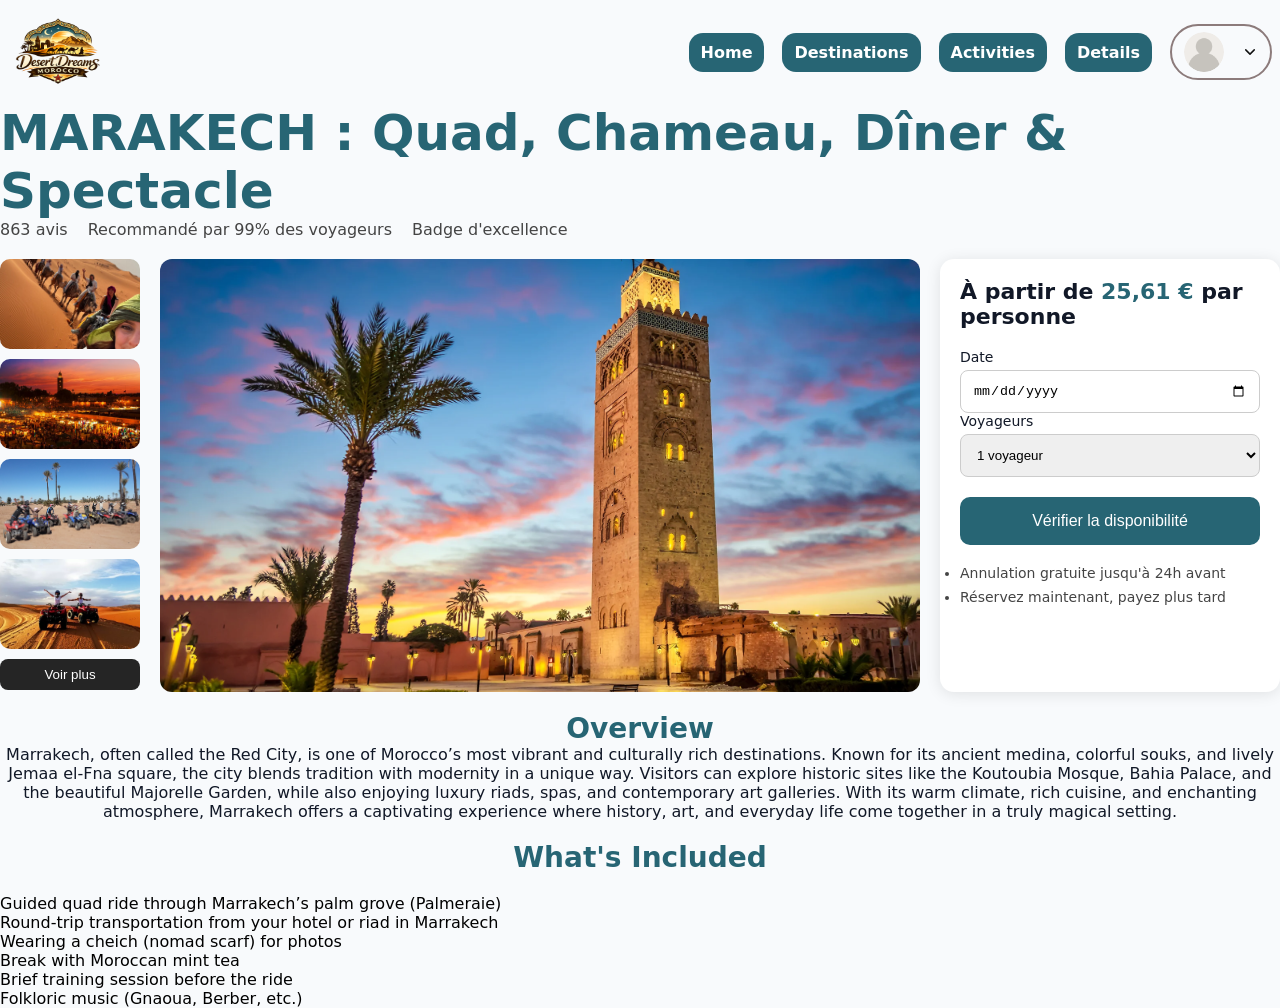
<file: detail.html>
<html lang="fr">
    <head>
        <meta charset="UTF-8" />
        <meta name="viewport" content="width=device-width, initial-scale=1.0" />
        <title>kechActivité</title>
        <link rel="stylesheet" href="style.css" />
        <link rel="stylesheet" href="detail.css" />
    </head>
    <body>
      <header class="site-header">
  <div class="left_header">
    <div class="morocco-logo">
     <a href="index.html"><img src="./image/newlogo.png" alt="logotourist" /></a> 
    </div>
  </div>

  <input type="checkbox" id="nav-toggle" class="nav-toggle" />
  <label for="nav-toggle" class="nav-btn" aria-label="Open menu">
    <span></span><span></span><span></span>
  </label>

  <div class="righ_header">
    <div class="center">
      <ul>
        <li><a href="index.html">Home</a></li>
        <li><a href="destination.html">Destinations</a></li>
        <li><a href="web.html">Activities</a></li>
        <li><a href="detail.html">Details</a></li>
      </ul>
    </div>

    <div class="profilUser">
      <button type="button" class="icons">
        <img src="/image/user.png" alt="user" />
      </button>
      <button type="button" class="icon1">
        <svg width="16" height="16">
          <path
            d="M11.72 5.34a.75.75 0 111.06 1.06l-4.25 4.26c-.3.29-.77.29-1.06 0L3.22 6.4a.75.75 0 011.06-1.06L8 9.06l3.72-3.72z"
          ></path>
        </svg>
      </button>
    </div>

    <div class="clickDiv">
      <a href="signIn.html">Sign In</a>
      <a href="signUp.html">SignUp</a>
    </div>
  </div>
</header>
        <nav>
            <h1 id="Titre">MARAKECH : Quad, Chameau, Dîner & Spectacle</h1>
            <div class="sub-info">
                <p>863 avis</p>
                <p>Recommandé par 99% des voyageurs</p>
                <p>Badge d'excellence</p>
            </div>
        </nav>

        <div class="layout">
            <aside class="left-gallery">
                <img src="sahara.jpg" />
                <img src="Jam.jpg" />
                <img src="balad.jpg" />
                <img src="quad.webp" />
                <button class="voir-plus">Voir plus</button>
            </aside>

            <main class="main-photo">
                <img src="kech.webp" class="hero" />
            </main>

            <aside class="booking">
                <h2>
                    À partir de
                    <span class="price">25,61 €</span>
                    par personne
                </h2>

                <label>Date</label>
                <input type="date" />

                <label>Voyageurs</label>
                <select>
                    <option>1 voyageur</option>
                    <option>2 voyageurs</option>
                    <option>3 voyageurs</option>
                </select>

                <button class="btn-check">Vérifier la disponibilité</button>

                <ul class="details">
                    <li>Annulation gratuite jusqu'à 24h avant</li>
                    <li>Réservez maintenant, payez plus tard</li>
                </ul>
            </aside>
        </div>
        <div class="discription">
            <h3>Overview</h3>

            <p>
                Marrakech, often called the Red City, is one of Morocco’s most
                vibrant and culturally rich destinations. Known for its ancient
                medina, colorful souks, and lively Jemaa el-Fna square, the city
                blends tradition with modernity in a unique way. Visitors can
                explore historic sites like the Koutoubia Mosque, Bahia Palace,
                and the beautiful Majorelle Garden, while also enjoying luxury
                riads, spas, and contemporary art galleries. With its warm
                climate, rich cuisine, and enchanting atmosphere, Marrakech
                offers a captivating experience where history, art, and everyday
                life come together in a truly magical setting.
            </p>
        </div>

        <div class="includ">
            <h4>What's Included</h4>

            <ul class="list">
                <li>
                    Guided quad ride through Marrakech’s palm grove (Palmeraie)
                </li>
                <li>
                    Round-trip transportation from your hotel or riad in
                    Marrakech
                </li>
                <li>Wearing a cheich (nomad scarf) for photos</li>
                <li>Break with Moroccan mint tea</li>
                <li>Brief training session before the ride</li>
                <li>Folkloric music (Gnaoua, Berber, etc.)</li>
            </ul>
        </div>
    </body>
</html>
</file>
<file: style.css>
* {
  padding: 0;
  margin: 0;
  box-sizing: border-box;
}
.all-container {
  width: 100%;
  background-image: url("https://images.unsplash.com/photo-1507525428034-b723cf961d3e");
  background-position: center;
  background-repeat: no-repeat;
  background-size: cover;
  justify-content: center;
  position: absolute;
  height: 100vh;
  transform: translate(-50%, -50%);
  top: 50%;
  left: 50%;
  text-align: center;
}

.all-container nav {
  width: 100%;
  height: 60%;
  align-items: flex-start;
}

nav h1 {
  color: #fff;
  font-size: 50px;
}

body {
  font-family:
    system-ui,
    -apple-system,
    BlinkMacSystemFont,
    "Segoe UI",
    Roboto,
    Oxygen,
    Ubuntu,
    Cantarell,
    "Open Sans",
    "Helvetica Neue",
    sans-serif;
  background: #f8fafc;
  color: #111827;
}

.site-header {
  width: 100%;
  display: flex;
  justify-content: space-between;
  align-items: center;
  gap: 16px;
  padding: 12px 8px;
}

.left_header {
  display: flex;
  align-items: center;
}

.morocco-logo img {
  width: 100px;
  height: 80px;
  border-radius: 50%;
  display: block;
}

.righ_header {
  display: flex;
  align-items: center;
  gap: 18px;
  position: relative;
}

.center ul {
  display: flex;
  align-items: center;
  gap: 18px;
  list-style: none;
}

.center ul li {
  background: #276574;
  border-radius: 14px;
}

.center ul li a {
  display: block;
  padding: 10px 12px;
  text-decoration: none;
  font-weight: 700;
  color: #fff;
}

.center ul li:hover {
  background: #f1f5f9;
}

.center ul li:hover a {
  color: #000;
}

.profilUser {
  border: 2px solid rgb(140, 123, 123);
  border-radius: 999px;
  display: flex;
  align-items: center;
  gap: 6px;
  padding: 2px 6px;
}

.profilUser button {
  border: none;
  background: transparent;
  cursor: pointer;
  padding: 4px 6px;
  border-radius: 999px;
}

button.icons {
  display: flex;
  align-items: center;
}

button.icons img {
  width: 40px;
  height: 40px;
  border-radius: 50%;
  display: block;
}

.icon1 svg path {
  fill: #111;
}

.clickDiv {
  position: absolute;
  top: calc(100% + 10px);
  right: 0;
  width: 100px;
  display: none;
  flex-direction: column;
  gap: 8px;
  z-index: 999;
}

.clickDiv a {
  width: 80px;
  padding: 6px 6px;
  font-weight: 700;
  text-decoration: none;
  color: #fff;
  background: #276574;
  border-radius: 18px;
  text-align: center;
  justify-content: end;
}

.clickDiv a:hover {
  background: #f1f5f9;
  color: #000;
}

.profilUser:hover + .clickDiv,
.profilUser:focus-within + .clickDiv {
  display: flex;
}

.nav-toggle {
  display: none;
}

.nav-btn {
  display: none;
  width: 44px;
  height: 44px;
  border-radius: 12px;
  cursor: pointer;
  align-items: center;
  justify-content: center;
  gap: 6px;
  flex-direction: column;
  background: #276574;
}

.nav-btn span {
  width: 22px;
  height: 2px;
  background: #fff;
  display: block;
  border-radius: 2px;
}

@media (max-width: 768px) {
  .site-header {
    display: grid;
    grid-template-columns: 1fr auto;
    align-items: center;
    gap: 10px;
    padding: 12px 12px;
  }

  .morocco-logo img {
    width: 78px;
    height: 60px;
  }

  .nav-btn {
    display: flex;
    justify-self: end;
  }

  .righ_header {
    grid-column: 1 / -1;
    width: 100%;
    display: none;
    flex-direction: column;
    align-items: stretch;
    gap: 12px;
    padding-top: 8px;
  }

  .center ul {
    width: 100%;
    flex-direction: column;
    gap: 10px;
  }

  .center ul li a {
    width: 100%;
    text-align: center;
    padding: 12px 14px;
  }

  .profilUser {
    width: max-content;
    margin: 0 auto;
    border: none;
    background: rgba(255, 255, 255, 0.15);
  }

  .clickDiv {
    position: static;
    width: min(320px, 92%);
    margin: 0 auto;
  }

  .profilUser:hover + .clickDiv,
  .profilUser:focus-within + .clickDiv {
    display: flex;
  }

  .nav-toggle:checked ~ .righ_header {
    display: flex;
  }
}

@media (max-width: 420px) {
  .nav-btn {
    width: 42px;
    height: 42px;
  }

  button.icons img {
    width: 34px;
    height: 34px;
  }
}

.Sign-container {
  width: 500px;
  height: 100%;
  justify-content: center;
  align-items: center;
  position: absolute;
  text-align: center;
  top: 12rem;
  right: 0;
  left: 0;
  bottom: 0;
  margin: auto;
  padding: 0px;
  background-color: #f7fff2;
  border-radius: 14px;
}

.Sign-container.sign-in {
  width: 500px;
  background-color: #f7fff2;
  text-align: center;
  border-radius: 14px;
  padding: 10px 40px;
  display: flex;
  flex-direction: column;
  justify-content: center;
}

.Sign-container h3 {
  color: #000;
}

.Sign-container p {
  color: #5c5e5a;
  width: 210px;
  text-align: center;
  padding: 1rem;
  margin: 0 auto;
}

.Sign-container .form {
  padding: 1rem 2rem;
  text-align: start;
}

.Sign-container .form .fullname,
.Sign-container .form .email,
.Sign-container .form .password {
  border: none;
  border-bottom: 1px solid #000;
  outline: none;
  width: 100%;
  height: 2.3rem;
  background-color: #f7fff2;
}

.Sign-container .form .input-group {
  position: relative;
  width: 100%;
}

.Sign-container .form i {
  position: absolute;
  top: 30%;
  right: 0;
  color: rgb(211, 212, 213);
}

.form .input-condition {
  padding-top: 2rem;
  text-align: center;
  width: 100%;
}

.form .input-condition .button-signIn {
  margin: 0;
}

.form .input-condition button {
  padding: 0.8rem 3.5rem;
  border: none;
  background-color: #8bbfcc;
  font-weight: 700;
  color: #fff;
  border-radius: 30px;
  margin-top: 2rem;
  width: 80%;
  font-size: 30;
}

.form .input-condition button:hover {
  background-color: #276574;
}

.Sign-container .form label {
  color: #1d1e1d;
}

.Sign-container .form label span {
  color: #5c5e5a;
  margin-left: 5px;
}

.Sign-container .form span {
  color: #333;
}

.Sign-container .userIcons {
  width: 50px;
  height: 50px;
}

.rederect-lien p {
  font-size: small;
}

@media (max-width: 992px) {
  header {
    padding: 10px 14px;
  }

  .righ_header {
    gap: 22px;
  }

  header .center ul {
    gap: 14px;
  }

  header .center ul li {
    padding: 8px 10px;
  }

  header .center ul li a {
    padding: 8px 10px;
    font-size: 14px;
  }

  .left_header .morocco-logo img {
    width: 86px;
    height: 66px;
  }

  .clickDiv {
    right: 14px;
    top: 68px;
    width: 190px;
  }

  nav h1 {
    font-size: 40px;
  }

  .Sign-container {
    /* width: min(92%, 520px); */
    width: 100%;
    height: 100vh;
  }

  .Sign-container.sign-in {
    width: min(92%, 440px);
  }
}

@media (max-width: 768px) {
  header {
    flex-wrap: wrap;
    justify-content: center;
    gap: 10px;
  }

  .left_header {
    width: 100%;
    justify-content: center;
  }

  .righ_header,
  .right_header {
    width: 100%;
    justify-content: center;
    gap: 12px;
    flex-wrap: wrap;
  }

  header .center ul {
    justify-content: center;
    gap: 10px;
  }

  header .center ul li {
    border-radius: 12px;
    padding: 8px 10px;
  }

  header .center ul li a {
    padding: 8px 10px;
    font-size: 13px;
  }

  .profilUser {
    border: none;
  }

  .clickDiv {
    top: 120px;
    right: 12px;
    width: 180px;
  }

  nav h1 {
    font-size: 34px;
    padding: 0 12px;
  }

  .Sign-container {
    width: min(92%, 520px);
    padding-bottom: 18px;
  }

  .Sign-container .form {
    padding: 1rem 1.2rem;
  }

  .form .input-condition button {
    width: 90%;
    padding: 0.7rem 2rem;
  }
}

@media (max-width: 768px) {
  header {
    flex-direction: column;
    align-items: center;
    justify-content: center;
    gap: 10px;
    padding: 12px 12px;
  }

  .righ_header,
  .right_header {
    width: 100%;
    justify-content: center;
    flex-wrap: wrap;
    gap: 10px;
  }

  .center {
    width: 100%;
  }

  .center ul {
    justify-content: center;
    gap: 10px;
  }

  .center ul li {
    padding: 8px 10px;
    border-radius: 12px;
  }

  .center ul li a {
    font-size: 13px;
  }

  .profilUser {
    border: none;
  }

  .clickDiv {
    right: 50%;
    transform: translateX(50%);
    width: 220px;
  }

  nav h1 {
    font-size: 32px;
  }
  .Sign-container {
    position: relative;
    margin: 18px auto;
  }
}

@media (max-width: 480px) {
  .left_header .morocco-logo img {
    width: 74px;
    height: 58px;
  }
  button.icons img {
    width: 34px;
    height: 34px;
  }
  nav h1 {
    font-size: 26px;
  }
  .clickDiv {
    width: 210px;
  }
  .clickDiv a {
    font-size: 16px;
  }
}
</file>
<file: detail.css>
.sub-info {
  display: flex;
  gap: 20px;
  color: #444;
  margin-bottom: 20px;
}

.layout {
  display: grid;
  grid-template-columns: 140px 1fr 340px;
  gap: 20px;
  align-items: flex-start;
}

.left-gallery {
  display: flex;
  flex-direction: column;
  gap: 10px;
}

.left-gallery img {
  width: 100%;
  height: 90px;
  object-fit: cover;
  border-radius: 10px;
}
.voir-plus {
  padding: 8px 0;
  background: rgba(0, 0, 0, 0.85);
  color: #fff;
  border: none;
  border-radius: 8px;
  cursor: pointer;
}

.main-photo {
  position: relative;
}
.main-photo .hero {
  width: 100%;
  height: 433px;
  object-fit: cover;
  border-radius: 12px;
}

.booking {
  padding: 20px;
  height: 433px;
  background: #fff;
  border-radius: 14px;
  box-shadow: 0 2px 15px rgba(0, 0, 0, 0.1);
}

.booking h2 {
  font-size: 22px;
  margin-bottom: 20px;
}

.price {
  color: #276574;
  font-weight: bold;
}

.booking label {
  font-size: 14px;
  margin-top: 15px;
}

.booking input,
.booking select {
  width: 100%;
  padding: 12px;
  margin-top: 5px;
  border: 1px solid #ccc;
  border-radius: 8px;
}
#Titre {
  color: #276574;
}

.btn-check {
  width: 100%;
  margin-top: 20px;
  padding: 15px;
  background: #276574;
  color: white;
  border: none;
  border-radius: 10px;
  font-size: 16px;
  cursor: pointer;
}

.details {
  margin-top: 20px;
  color: #444;
  font-size: 14px;
}
.details li {
  margin-bottom: 8px;
}
.discription {
  width: 100%;
}
.discription h3 {
  text-align: center;
  padding-top: 20px;
  font-size: 28px;
  color: #276574;
}
.discription p {
  text-align: center;
}
.includ {
  color: black;
  width: 100%;
  border-radius: 20px;
  justify-content: center;
  align-items: center;
}

.includ h4 {
  margin: 20px;
  font-size: 28px;
  color: #276574;
  justify-content: center;
  align-items: center;
  display: flex;
}

@media (max-width: 1024px) {
  .layout {
    grid-template-columns: 120px 1fr;
    grid-template-areas:
      "left-gallery main-photo"
      "left-gallery main-photo"
      "booking booking";
    gap: 20px;
  }

  .booking {
    width: 100%;
  }
}

@media (max-width: 768px) {
  header .center ul {
    display: none;
  }

  #menu-icon {
    display: block;
  }

  body {
    padding: 10px;
  }

  nav h1 {
    font-size: 20px;
    text-align: center;
  }

  .sub-info {
    flex-direction: column;
    text-align: center;
  }

  .layout {
    display: flex;
    flex-direction: column;
    gap: 15px;
  }

  .left-gallery {
    display: flex;
    flex-direction: row;
    overflow-x: auto;
    gap: 10px;
    padding-bottom: 10px;
  }

  .left-gallery img {
    min-width: 110px;
    height: 93px;
    flex-shrink: 0;
    border-radius: 8px;
    width: 40px;
  }

  .voir-plus {
    display: none;
  }

  .main-photo .hero {
    height: 250px;
  }

  .booking {
    order: -1;
    width: 100%;
  }

  .discription h3,
  .includ h4 {
    font-size: 22px;
  }

  .discription p {
    padding: 0 10px;
    text-align: center;
  }
}

@media (max-width: 480px) {
  nav h1 {
    font-size: 18px;
    padding: 0 10px;
  }

  .booking input,
  .booking select {
    padding: 10px;
  }

  .btn-check {
    padding: 12px;
    font-size: 14px;
  }

  .main-photo .hero {
    height: 393px;
    width: 125%;
  }
}
</file>
